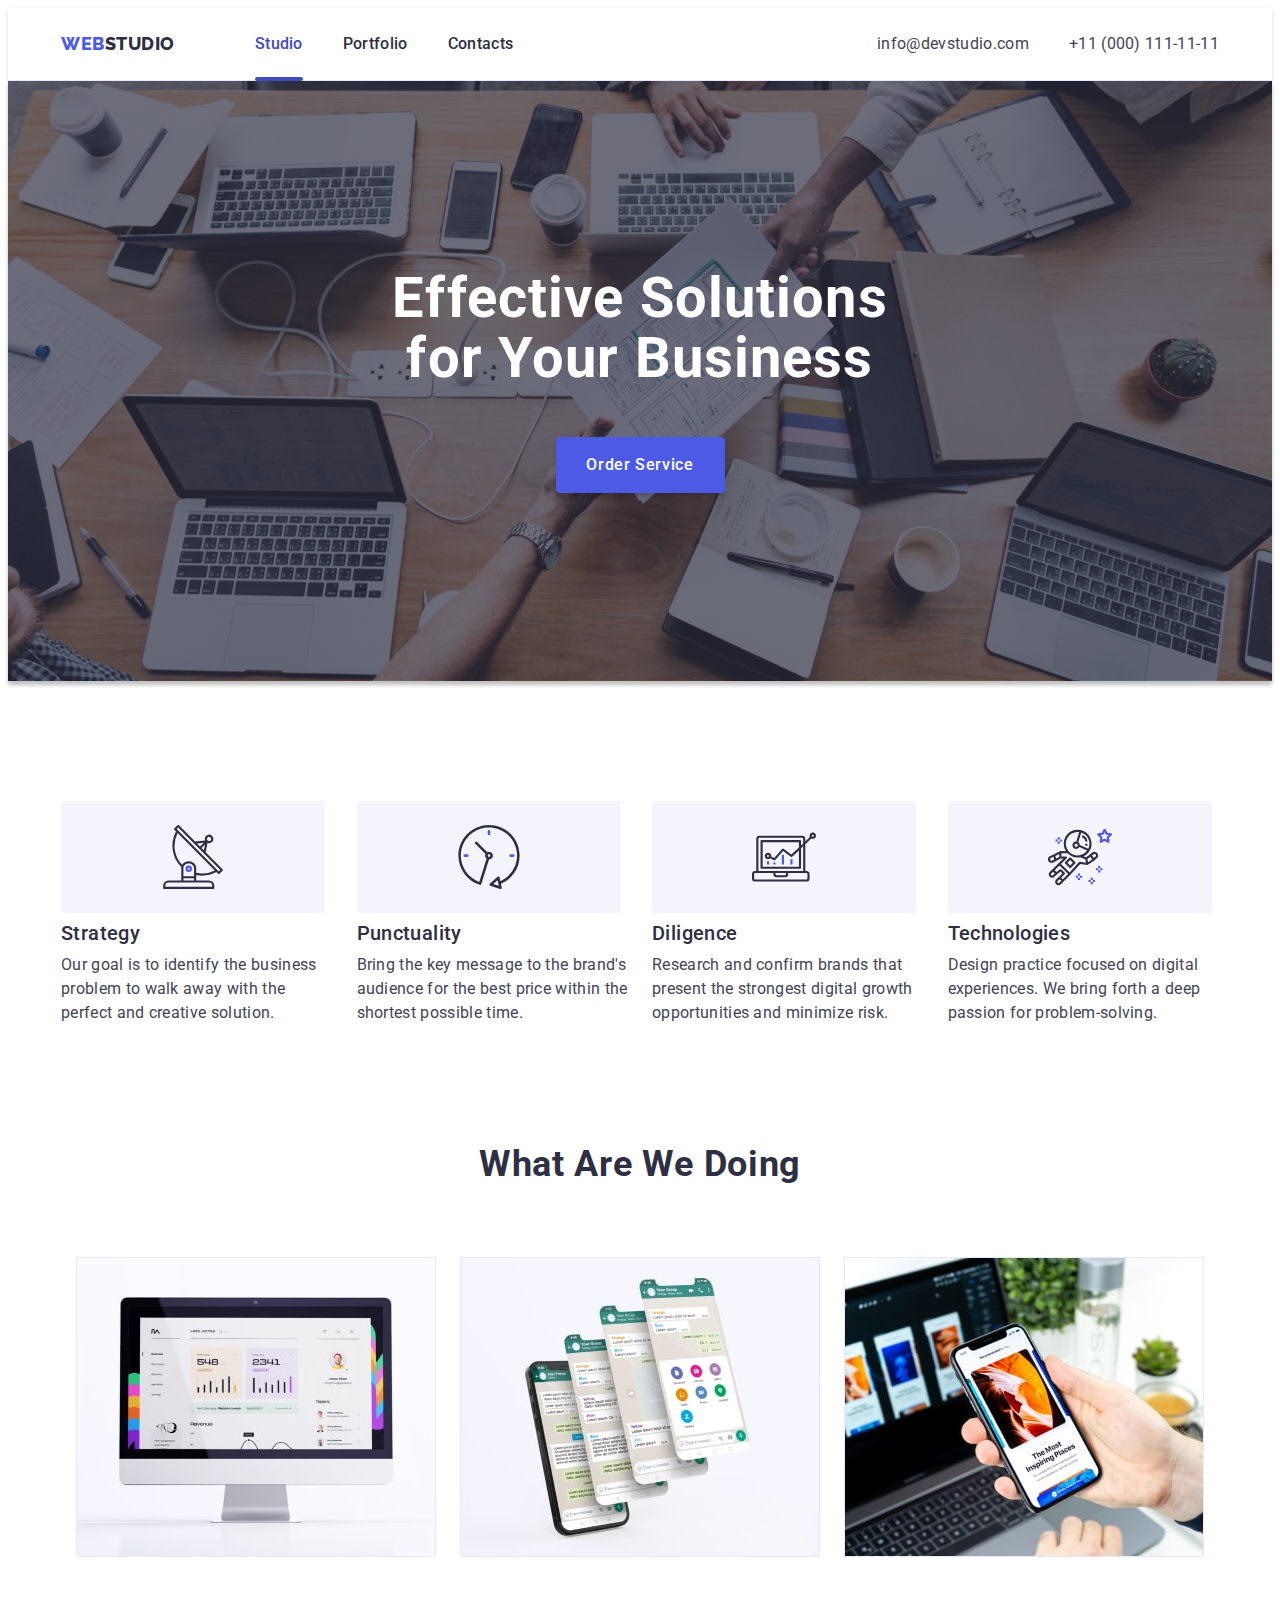
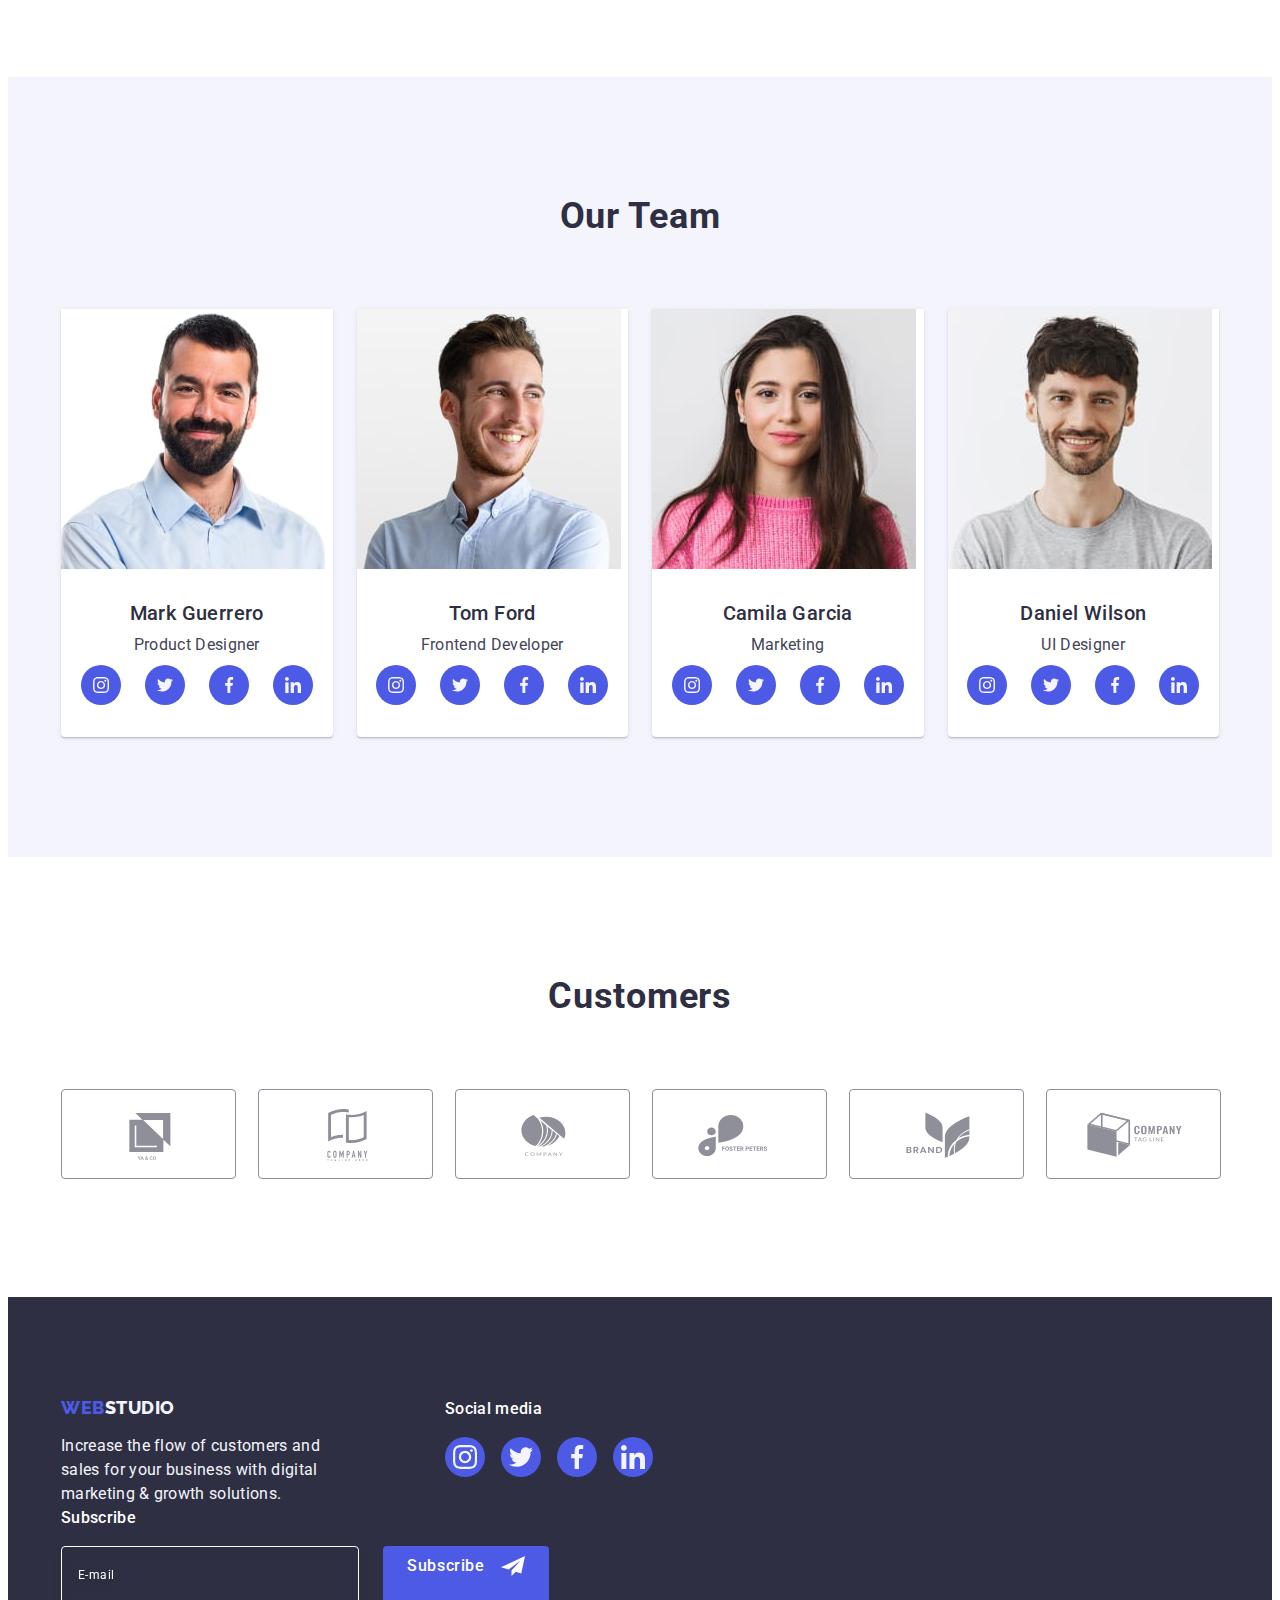
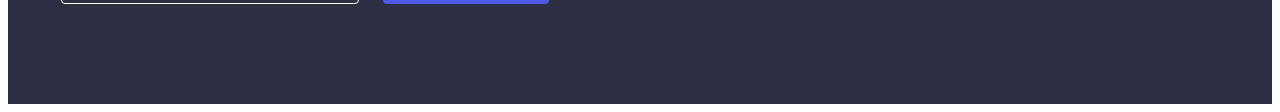
<file: index.html>
<!DOCTYPE html>
<html lang="en">

<head>
  <meta charset="UTF-8" />
  <meta name="viewport" content="width=device-width, initial-scale=1.0" />
  <title>Студія</title>
  <!-- Normalize -->
  <link rel="stylesheet" href="https://cdnjs.cloudflare.com/ajax/libs/modern-normalize/2.0.0/modern-normalize.min.css"
    integrity="sha512-4xo8blKMVCiXpTaLzQSLSw3KFOVPWhm/TRtuPVc4WG6kUgjH6J03IBuG7JZPkcWMxJ5huwaBpOpnwYElP/m6wg=="
    crossorigin="anonymous" referrerpolicy="no-referrer" />

  <link rel="stylesheet" href="css/styles.css">
  <link rel="stylesheet" href="css/media.css">
  <link rel="preconnect" href="https://fonts.googleapis.com">
  <link rel="preconnect" href="https://fonts.gstatic.com" crossorigin>
  <link href="https://fonts.googleapis.com/css2?family=Raleway:wght@800&family=Roboto:wght@400;500;700;900&display=swap"
    rel="stylesheet">

</head>

<body>

  <!-- Header -->
  <header class="header">
    <div class="container header-container">
      <nav class="header-navigation">
        <a class="logo link" href="./index.html">Web<span class="logo-header">Studio</span></a>
        <ul class="navigation list">
          <li class="navigation-item"><a class="navigation-item-link link current" href="./index.html">Studio</a>
          </li>
          <li class="navigation-item"><a class="navigation-item-link link" href="./portfolio.html">Portfolio</a>
          </li>
          <li class="navigation-item"><a class="navigation-item-link link" href="">Contacts</a></li>
        </ul>
      </nav>
      <address class="header-address">
        <ul class="address-list list">
          <li class="address-item list">
            <a class="address-item-link link" href="mailto:info@devstudio.com">info@devstudio.com</a>
          </li>
          <li class="address-item">
            <a class="address-item-link link" href="tel:+110001111111">+11 (000) 111-11-11</a>
          </li>
        </ul>
      </address>

      <button type="button" class="menu-open-btn js-open-menu">
        <svg class="open-mob-menu-icon" aria-label="open mobile menu" width="32" height="32" stroke="var(--navyblue)">
          <use href="./images/icons.svg#mobile-menu-open"></use>
        </svg>
      </button>
    </div>
    <div class="mobile-menu-container js-menu-container">
      <div class="modal-menu-wrapper">
        <button class="menu-close-btn js-close-menu" type="button">
          <svg class="menu-icon-close" width="8" height="8">
            <use href="./images/icons.svg#icon-close-black"></use>
          </svg>
        </button>
        <ul class="mobile-menu-list list">
          <li class="mobile-menu-item"><a class="mobile-menu-link link current" href="./index.html">Studio</a>
          </li>
          <li class="mobile-menu-item"><a class="mobile-menu-link link" href="./portfolio.html">Portfolio</a>
          </li>
          <li class="mobile-menu-item"><a class="mobile-menu-link link" href="">Contacts</a></li>
        </ul>
        <address class="mob-menu-contacts">
          <ul class="mob-menu-contacts-list list">
            <li class="mob-menu-contacts-item">
              <a class="mob-menu-contacts-tel link" href="tel:+110001111111">+11 (000) 111-11-11</a>
            </li>
            <li class="mob-menu-contacts-item">
              <a class="mob-menu-contacts-email link" href="mailto:info@devstudio.com">info@devstudio.com</a>
            </li>
          </ul>
        </address>

        <ul class="mob-menu-links-list list">
          <li class="mob-menu-links-item">
            <a href="" class="mob-menu-item-links">
              <svg class="mob-menu-icon-links" width="24" height="24">
                <use href="./images/icons.svg#icon-instagram"></use>
              </svg>
            </a>
          </li>
          <li class="mob-menu-links-item">
            <a href="" class="mob-menu-item-links">
              <svg class="mob-menu-icon-links" width="24" height="24">
                <use href="./images/icons.svg#icon-twitter"></use>
              </svg>
            </a>
          </li>
          <li class="mob-menu-links-item">
            <a href="" class="mob-menu-item-links">
              <svg class="mob-menu-icon-links" width="24" height="24">
                <use href="./images/icons.svg#icon-facebook"></use>
              </svg>
            </a>
          </li>
          <li class="mob-menu-links-item">
            <a href="" class="mob-menu-item-links">
              <svg class="mob-menu-icon-links" width="24" height="24">
                <use href="./images/icons.svg#icon-linkedin"></use>
              </svg>
            </a>
          </li>
        </ul>
      </div>
    </div>
  </header>


  <!-- main inf -->

  <main>
    <section class="hero">
      <div class="container hero-container">
        <h1 class="hero-title">Effective Solutions for Your Business</h1>
        <button class="order-service-button" type="button" data-modal-open>Order Service</button>
      </div>
    </section>

    <section class="features">
      <div class="container">
        <h2 class="visually-hidden">Features</h2>
        <ul class="features-list list">
          <li class="features-item">
            <div class="features-item-icon">
              <svg class="features-icon" width="64" height="64">
                <use href="./images/icons.svg#icon-antenna"></use>
              </svg>
            </div>
            <h3 class="features-subtitle">Strategy</h3>
            <p class="main-text features-text">
              Our goal is to identify the business problem to walk away with the
              perfect and creative solution.
            </p>
          </li>

          <li class="features-item">
            <div class="features-item-icon">
              <svg class="features-icon" width="64" height="64">
                <use href="./images/icons.svg#icon-clock"></use>
              </svg>
            </div>
            <h3 class="features-subtitle">Punctuality</h3>
            <p class="main-text features-text">
              Bring the key message to the brand's audience for the best price
              within the shortest possible time.
            </p>
          </li>

          <li class="features-item">
            <div class="features-item-icon">
              <svg class="features-icon" width="64" height="64">
                <use href="./images/icons.svg#icon-diagram"></use>
              </svg>
            </div>
            <h3 class="features-subtitle">Diligence</h3>
            <p class="main-text features-text">Research and confirm brands that present the strongest digital growth
              opportunities
              and
              minimize
              risk.
            </p>
          </li>

          <li class="features-item">
            <div class="features-item-icon">
              <svg class="features-icon" width="64" height="64">
                <use href="./images/icons.svg#icon-astronaut"></use>
              </svg>
            </div>
            <h3 class="features-subtitle">Technologies</h3>
            <p class="main-text features-text">Design practice focused on digital experiences. We bring forth a deep
              passion for
              problem-solving.
            </p>
          </li>
        </ul>
      </div>
    </section>


    <section class="job">
      <div class="container">
        <h2 class="our-job">What Are We Doing</h2>
        <ul class="list job-list">
          <li class="job-item">
            <img srcset="./images/computer.jpg 1x, ./images/computer-2x.jpg 2x " class="job-img"
              src="./images/computer.jpg" alt="Computer" width="360">
          </li>
          <li class="job-item">
            <img srcset="./images/programm.jpg 1x, ./images/programm-2x.jpg 2x" class="job-img"
              src="./images/programm.jpg" alt="Programm" width="360">
          </li>
          <li class="job-item">
            <img srcset="./images/phone.jpg 1x, ./images/phone-2x.jpg 2x" class="job-img" src="./images/phone.jpg"
              alt="Phone" width="360">
          </li>
        </ul>
      </div>
    </section>

    <section class="our-team">
      <div class="container">
        <h2 class="team-title">Our Team</h2>
        <ul class="team-list list">
          <li class="team-item">
            <img srcset="./images/mark-guerrero.jpg 1x, ./images/mark-guerrero-2x.jpg 2x" class="team-img"
              src="./images/mark-guerrero.jpg" alt="Mark-Guerrero" width="264">
            <div class="team-card">
              <h3 class="team-subtitle">Mark Guerrero</h3>
              <p class="main-text team-text">Product Designer</p>
              <ul class="team-icon-list list">

                <li class="team-icon-item">
                  <a href="" class="team-links">
                    <svg class="team-icon-links" width="16" height="16">
                      <use href="./images/icons.svg#icon-instagram"></use>
                    </svg>
                  </a>
                </li>

                <li class="team-icon-item">
                  <a href="" class="team-links">
                    <svg class="team-icon-links" width="16" height="16">
                      <use href="./images/icons.svg#icon-twitter"></use>
                    </svg>
                  </a>
                </li>

                <li class="team-icon-item">
                  <a href="" class="team-links">
                    <svg class="team-icon-links" width="16" height="16">
                      <use href="./images/icons.svg#icon-facebook"></use>
                    </svg>
                  </a>
                </li>

                <li class="team-icon-item">
                  <a href="" class="team-links">
                    <svg class="team-icon-links" width="16" height="16">
                      <use href="./images/icons.svg#icon-linkedin"></use>
                    </svg>
                  </a>
                </li>
              </ul>
            </div>
          </li>

          <li class="team-item">
            <img srcset="./images/tom-ford.jpg 1x, ./images/tom-ford-2x.jpg 2x" class="team-img"
              src="./images/tom-ford.jpg" alt="Tom-Ford" width="264">
            <div class="team-card">
              <h3 class="team-subtitle">Tom Ford</h3>
              <p class="main-text team-text">Frontend Developer</p>
              <ul class="team-icon-list list">

                <li class="team-icon-item">
                  <a href="" class="team-links">
                    <svg class="team-icon-links" width="16" height="16">
                      <use href="./images/icons.svg#icon-instagram"></use>
                    </svg>
                  </a>
                </li>

                <li class="team-icon-item">
                  <a href="" class="team-links">
                    <svg class="team-icon-links" width="16" height="16">
                      <use href="./images/icons.svg#icon-twitter"></use>
                    </svg>
                  </a>
                </li>

                <li class="team-icon-item">
                  <a href="" class="team-links">
                    <svg class="team-icon-links" width="16" height="16">
                      <use href="./images/icons.svg#icon-facebook"></use>
                    </svg>
                  </a>
                </li>

                <li class="team-icon-item">
                  <a href="" class="team-links">
                    <svg class="team-icon-links" width="16" height="16">
                      <use href="./images/icons.svg#icon-linkedin"></use>
                    </svg>
                  </a>
                </li>
              </ul>
            </div>
          </li>

          <li class="team-item">
            <img srcset="./images/camila-garcia.jpg 1x, ./images/camila-garcia-2x.jpg 2x" class="team-img"
              src="./images/camila-garcia.jpg" alt="Camila-Garcia" width="264">
            <div class="team-card">
              <h3 class="team-subtitle">Camila Garcia</h3>
              <p class="main-text team-text">Marketing</p>
              <ul class="team-icon-list list">

                <li class="team-icon-item">
                  <a href="" class="team-links">
                    <svg class="team-icon-links" width="16" height="16">
                      <use href="./images/icons.svg#icon-instagram"></use>
                    </svg>
                  </a>
                </li>

                <li class="team-icon-item">
                  <a href="" class="team-links">
                    <svg class="team-icon-links" width="16" height="16">
                      <use href="./images/icons.svg#icon-twitter"></use>
                    </svg>
                  </a>
                </li>

                <li class="team-icon-item">
                  <a href="" class="team-links">
                    <svg class="team-icon-links" width="16" height="16">
                      <use href="./images/icons.svg#icon-facebook"></use>
                    </svg>
                  </a>
                </li>

                <li class="team-icon-item">
                  <a href="" class="team-links">
                    <svg class="team-icon-links" width="16" height="16">
                      <use href="./images/icons.svg#icon-linkedin"></use>
                    </svg>
                  </a>
                </li>
              </ul>
            </div>
          </li>

          <li class="team-item">
            <img srcset="./images/daniel-wilson.jpg 1x, ./images/daniel-wilson-2x.jpg 2x" class="team-img"
              src="./images/daniel-wilson.jpg" alt="Daniel-Wilson" width="264">
            <div class="team-card">
              <h3 class="team-subtitle">Daniel Wilson</h3>
              <p class="main-text team-text">UI Designer</p>
              <ul class="team-icon-list list">

                <li class="team-icon-item">
                  <a href="" class="team-links">
                    <svg class="team-icon-links" width="16" height="16">
                      <use href="./images/icons.svg#icon-instagram"></use>
                    </svg>
                  </a>
                </li>

                <li class="team-icon-item">
                  <a href="" class="team-links">
                    <svg class="team-icon-links" width="16" height="16">
                      <use href="./images/icons.svg#icon-twitter"></use>
                    </svg>
                  </a>
                </li>

                <li class="team-icon-item">
                  <a href="" class="team-links">
                    <svg class="team-icon-links" width="16" height="16">
                      <use href="./images/icons.svg#icon-facebook"></use>
                    </svg>
                  </a>
                </li>

                <li class="team-icon-item">
                  <a href="" class="team-links">
                    <svg class="team-icon-links" width="16" height="16">
                      <use href="./images/icons.svg#icon-linkedin"></use>
                    </svg>
                  </a>
                </li>

              </ul>
            </div>
          </li>
        </ul>
      </div>
    </section>

    <section class="customers">
      <div class="container">
        <h2 class="customers-title">Customers</h2>
        <ul class="customers-list list">

          <li class="customers-list-item">
            <a href="" class="customers-links">
              <svg class="customers-icon" width="104" height="56">
                <use href="./images/icons.svg#icon-ya-co"></use>
              </svg>
            </a>
          </li>

          <li class="customers-list-item">
            <a href="" class="customers-links">
              <svg class="customers-icon" width="104" height="56">
                <use href="./images/icons.svg#icon-tagline-here"></use>
              </svg>
            </a>
          </li>

          <li class="customers-list-item">
            <a href="" class="customers-links">
              <svg class="customers-icon" width="104" height="56">
                <use href="./images/icons.svg#icon-company"></use>
              </svg>
            </a>
          </li>

          <li class="customers-list-item">
            <a href="" class="customers-links">
              <svg class="customers-icon" width="104" height="56">
                <use href="./images/icons.svg#icon-foster-peters"></use>
              </svg>
            </a>
          </li>

          <li class="customers-list-item">
            <a href="" class="customers-links">
              <svg class="customers-icon" width="104" height="56">
                <use href="./images/icons.svg#icon-brand"></use>
              </svg>
            </a>
          </li>

          <li class="customers-list-item">
            <a href="" class="customers-links">
              <svg class="customers-icon" width="104" height="56">
                <use href="./images/icons.svg#icon-tag-line"></use>
              </svg>
            </a>
          </li>
        </ul>
      </div>
    </section>
  </main>

  <!-- footer -->
  <footer class="footer">
    <div class="footer-container container">
      <div class="footer-wrapper ">
        <a class="logo link " href="./index.html">Web<span class="logo-footer">Studio</span></a>
        <p class="footer-text">
          Increase the flow of customers and sales for your business with digital marketing & growth
          solutions.
        </p>
      </div>
      <div class="social">
        <p class="footer-subtitle">Social media</p>
        <ul class="footer-links-list list">
          <li class="footer-links-item">
            <a href="" class="social-item-links">
              <svg class="social-icon-links" width="24" height="24">
                <use href="./images/icons.svg#icon-instagram"></use>
              </svg>
            </a>
          </li>
          <li class="footer-links-item">
            <a href="" class="social-item-links">
              <svg class="social-icon-links" width="24" height="24">
                <use href="./images/icons.svg#icon-twitter"></use>
              </svg>
            </a>
          </li>
          <li class="footer-links-item">
            <a href="" class="social-item-links">
              <svg class="social-icon-links" width="24" height="24">
                <use href="./images/icons.svg#icon-facebook"></use>
              </svg>
            </a>
          </li>
          <li class="footer-links-item">
            <a href="" class="social-item-links">
              <svg class="social-icon-links" width="24" height="24">
                <use href="./images/icons.svg#icon-linkedin"></use>
              </svg>
            </a>
          </li>
        </ul>
      </div>
      <div class="footer-subscribe">
        <p class="footer-subtitle">Subscribe</p>
        <form class="footer-form">
          <label aria-label="footer email input" class="footer-label-form">
            <input type="email" name="footer-email" class="footer-input" placeholder="E-mail">
          </label>
          <button type="submit" class="footer-subscribe-btn">Subscribe
            <svg class="footer-icon-submit" width="24" height="24">
              <use href="./images/icons.svg#icon-subscribe"></use>
            </svg>
          </button>
        </form>
      </div>
    </div>
  </footer>

  <div class="backdrop is-hidden" data-modal>
    <div class="modal">
      <button class="modal-close-button" type="button" data-modal-close>
        <svg class="modal-icon-close" width="8" height="8">
          <use href="./images/icons.svg#icon-close-black"></use>
        </svg>
      </button>
      <p class="modal-title">Leave your contacts and we will call you back</p>
      <form class="modal-form">

        <div class="modal-field">
          <label class="form-label" for="user-name">
            <span class="input-title">Name</span></label>
          <div class="modal-input-wrap">
            <input type="text" class="modal-input" name="user-name" id="user-name" />
            <svg class="modal-icon" width="18" height="24">
              <use href="./images/icons.svg#icon-person-black"></use>
            </svg>
          </div>
        </div>



        <div class="modal-field">
          <label class="form-label" for="user-phone">
            <span class="input-title">Phone</span></label>
          <div class="modal-input-wrap">
            <input type="tel" class="modal-input" name="phone" id="user-phone" />
            <svg class="modal-icon" width="18" height="24">
              <use href="./images/icons.svg#icon-phone"></use>
            </svg>
          </div>
        </div>


        <div class="modal-field">
          <label class="form-label" for="user-email">
            <span class="input-title">Email</span></label>
          <div class="modal-input-wrap">
            <input type="email" class="modal-input" name="email" id="user-email" />
            <svg class="modal-icon" width="18" height="24">
              <use href="./images/icons.svg#icon-email"></use>
            </svg>
          </div>
        </div>

        <div class="modal-field-comment">
          <label class="form-label" for="user-comment"><span class="input-title">Comment</span></label>
          <textarea name="user-comment" id="user-comment" class="modal-comment" placeholder="Text input"></textarea>
        </div>

        <div class="modal-field privacy">
          <input type="checkbox" id="user-privacy" name="user-privacy" value="true"
            class="modal-check visually-hidden" />
          <label for="user-privacy" class="modal-check-text">
            <span class="checkbox-icon">
              <svg class="check-icon" width="10" height="8">
                <use href="./images/icons.svg#icon-vector"></use>
              </svg>
            </span>
            I accept the terms and conditions of the
            <a href="" class="modal-check-link"> Privacy Policy</a>
          </label>
        </div>

        <button class="modal-submit-button" type="submit" name="send">Send</button>
      </form>
    </div>
  </div>
  <script src="./js/mobile-menu.js"></script>
  <script src="./js/modal.js"></script>
</body>

</html>
</file>
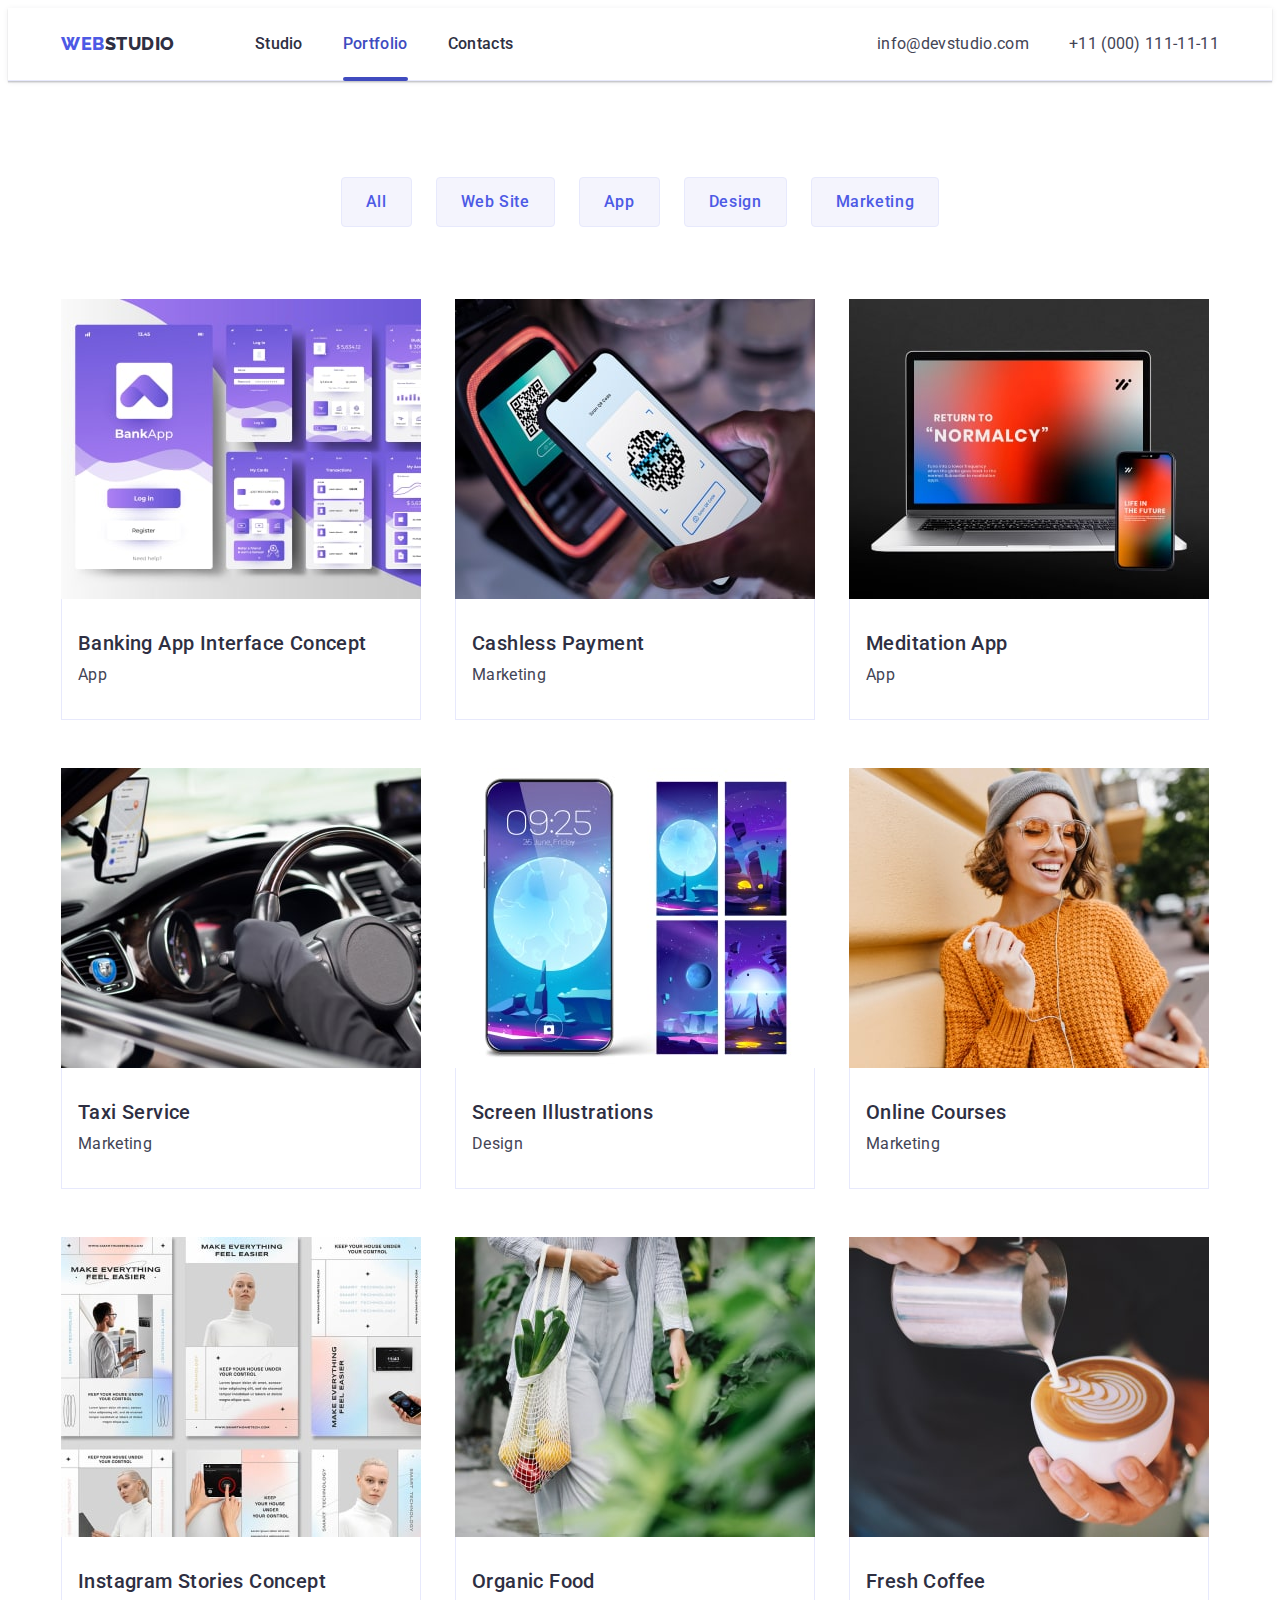
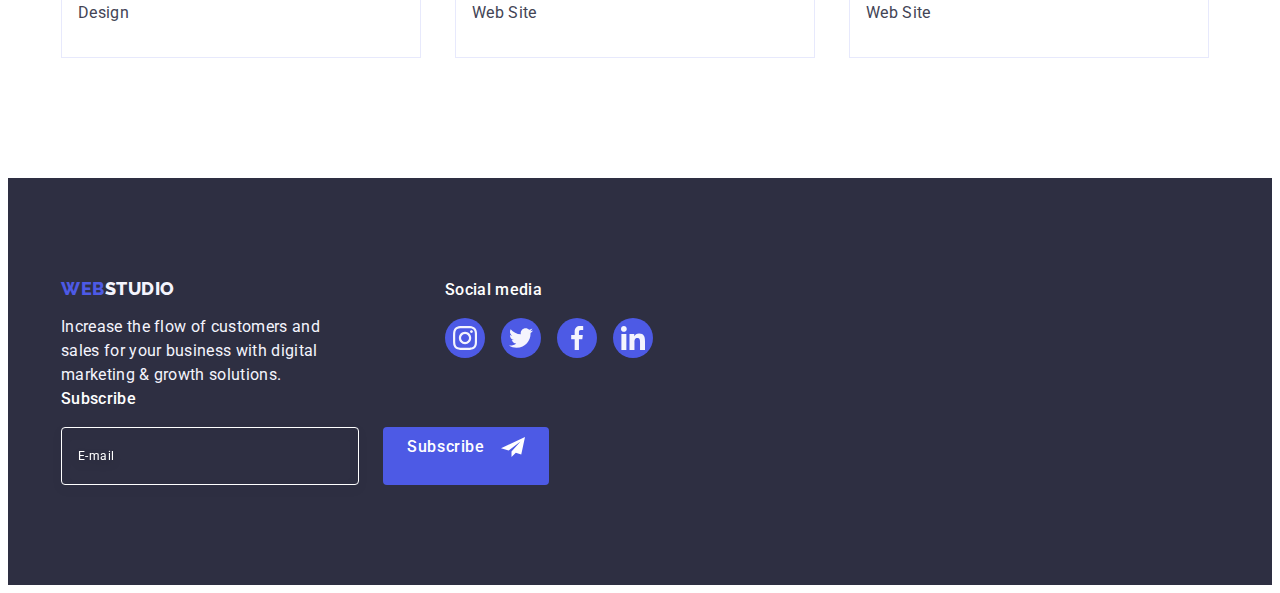
<file: portfolio.html>
<!DOCTYPE html>
<html lang="en">

<head>
  <meta charset="UTF-8">
  <meta name="viewport" content="width=device-width, initial-scale=1.0">
  <title>Portfolio</title>
  <!-- normalize -->
  <link rel="stylesheet" href="https://cdnjs.cloudflare.com/ajax/libs/modern-normalize/2.0.0/modern-normalize.min.css"
    integrity="sha512-4xo8blKMVCiXpTaLzQSLSw3KFOVPWhm/TRtuPVc4WG6kUgjH6J03IBuG7JZPkcWMxJ5huwaBpOpnwYElP/m6wg=="
    crossorigin="anonymous" referrerpolicy="no-referrer" />

  <link rel="stylesheet" href="css/styles.css">
  <link rel="stylesheet" href="css/media.css">
  <link rel="preconnect" href="https://fonts.googleapis.com">
  <link rel="preconnect" href="https://fonts.gstatic.com" crossorigin>
  <link href="https://fonts.googleapis.com/css2?family=Raleway:wght@800&family=Roboto:wght@400;500;700;900&display=swap"
    rel="stylesheet">

</head>

<body>
  <header class="header">
    <div class="container header-container">
      <nav class="header-navigation">
        <a class="logo link" href="./index.html">Web<span class="logo-header">Studio</span></a>
        <ul class="navigation list">
          <li class="navigation-item"><a class="navigation-item-link link" href="./index.html">Studio</a>
          </li>
          <li class="navigation-item"><a class="navigation-item-link link current" href="./portfolio.html">Portfolio</a>
          </li>
          <li class="navigation-item"><a class="navigation-item-link link" href="">Contacts</a></li>
        </ul>
      </nav>
      <address class="header-address">
        <ul class="address-list list">
          <li class="address-item list">
            <a class="address-item-link link" href="mailto:info@devstudio.com">info@devstudio.com</a>
          </li>
          <li class="address-item">
            <a class="address-item-link link" href="tel:+110001111111">+11 (000) 111-11-11</a>
          </li>
        </ul>
      </address>

      <button type="button" class="menu-open-btn js-open-menu" js-open-menu>
        <svg class="open-mob-menu-icon" aria-label="open mobile menu" width="32" height="32" stroke="var(--navyblue)">
          <use href="./images/icons.svg#mobile-menu-open"></use>
        </svg>
      </button>
    </div>
    <div class="mobile-menu-container js-menu-container" js-menu-container>
      <div class="modal-menu-wrapper">
        <button class="menu-close-btn js-close-menu" type="button" js-close-menu>
          <svg class="menu-icon-close" width="8" height="8">
            <use href="./images/icons.svg#icon-close-black"></use>
          </svg>
        </button>
        <ul class="mobile-menu-list list">
          <li class="mobile-menu-item"><a class="mobile-menu-link link" href="./index.html">Studio</a>
          </li>
          <li class="mobile-menu-item"><a class="mobile-menu-link link current" href="./portfolio.html">Portfolio</a>
          </li>
          <li class="mobile-menu-item"><a class="mobile-menu-link link" href="">Contacts</a></li>
        </ul>
        <address class="mob-menu-contacts">
          <ul class="mob-menu-contacts-list list">
            <li class="mob-menu-contacts-item">
              <a class="mob-menu-contacts-tel link" href="tel:+110001111111">+11 (000) 111-11-11</a>
            </li>
            <li class="mob-menu-contacts-item">
              <a class="mob-menu-contacts-email link" href="mailto:info@devstudio.com">info@devstudio.com</a>
            </li>
          </ul>
        </address>

        <ul class="mob-menu-links-list list">
          <li class="mob-menu-links-item">
            <a href="" class="mob-menu-item-links">
              <svg class="mob-menu-icon-links" width="24" height="24">
                <use href="./images/icons.svg#icon-instagram"></use>
              </svg>
            </a>
          </li>
          <li class="mob-menu-links-item">
            <a href="" class="mob-menu-item-links">
              <svg class="mob-menu-icon-links" width="24" height="24">
                <use href="./images/icons.svg#icon-twitter"></use>
              </svg>
            </a>
          </li>
          <li class="mob-menu-links-item">
            <a href="" class="mob-menu-item-links">
              <svg class="mob-menu-icon-links" width="24" height="24">
                <use href="./images/icons.svg#icon-facebook"></use>
              </svg>
            </a>
          </li>
          <li class="mob-menu-links-item">
            <a href="" class="mob-menu-item-links">
              <svg class="mob-menu-icon-links" width="24" height="24">
                <use href="./images/icons.svg#icon-linkedin"></use>
              </svg>
            </a>
          </li>
        </ul>
      </div>
    </div>
  </header>

  <main>
    <section class="our-projects">
      <div class="container">
        <h1 class="visually-hidden">Our projects</h1>
        <ul class="projects-filter list">
          <li class="projects-filter-item"><button class="projects-filter-btn" type="button">All</button></li>
          <li class="projects-filter-item"><button class="projects-filter-btn" type="button">Web Site</button></li>
          <li class="projects-filter-item"><button class="projects-filter-btn" type="button">App</button></li>
          <li class="projects-filter-item"><button class="projects-filter-btn" type="button">Design</button></li>
          <li class="projects-filter-item"><button class="projects-filter-btn" type="button">Marketing</button></li>
        </ul>

        <ul class="projects-list list">

          <li class="projects-item">
            <a class="link projects-links" href="">
              <div class="projects-cover-wrap">
                <img src="./images/banking-app-interface.jpg" alt="banking-app-interface" width="360">

                <p class="overlay-text">14 Stylish and User-Friendly App Design Concepts · Task Manager App · Calorie
                  Tracker App · Exotic
                  Fruit Ecommerce App · Cloud Storage App</p>
              </div>

              <div class="projects-card">
                <h2 class="projects-item-subtitle">Banking App Interface Concept</h2>
                <p class="main-text">App</p>
              </div>
            </a>
          </li>

          <li class="projects-item">
            <a class="link projects-links" href="">
              <div class="projects-cover-wrap">
                <img src="./images/cashless-payment.jpg" alt="cashless-payment" width="360">

                <p class="overlay-text">14 Stylish and User-Friendly App Design Concepts · Task Manager App · Calorie
                  Tracker App · Exotic
                  Fruit Ecommerce App · Cloud Storage App</p>
              </div>

              <div class="projects-card">
                <h2 class="projects-item-subtitle">Cashless Payment</h2>
                <p class="main-text">Marketing</p>
              </div>
            </a>
          </li>

          <li class="projects-item">
            <a class="link projects-links" href="">
              <div class="projects-cover-wrap">
                <img src="./images/meditation-app.jpg" alt="meditation-app" width="360">

                <p class="overlay-text">14 Stylish and User-Friendly App Design Concepts · Task Manager App · Calorie
                  Tracker App · Exotic
                  Fruit Ecommerce App · Cloud Storage App</p>
              </div>

              <div class="projects-card">
                <h2 class="projects-item-subtitle">Meditation App</h2>
                <p class="main-text">App</p>
              </div>
            </a>
          </li>

          <li class="projects-item">
            <a class="link projects-links" href="">
              <div class="projects-cover-wrap">
                <img src="./images/taxi-service.jpg" alt="taxi-service" width="360">

                <p class="overlay-text">14 Stylish and User-Friendly App Design Concepts · Task Manager App · Calorie
                  Tracker App · Exotic
                  Fruit Ecommerce App · Cloud Storage App</p>
              </div>

              <div class="projects-card">
                <h2 class="projects-item-subtitle">Taxi Service</h2>
                <p class="main-text">Marketing</p>
              </div>
            </a>
          </li>

          <li class="projects-item">
            <a class="link projects-links" href="">
              <div class="projects-cover-wrap">
                <img src="./images/screen-illustrations.jpg" alt="screen-illustrations" width="360">

                <p class="overlay-text">14 Stylish and User-Friendly App Design Concepts · Task Manager App · Calorie
                  Tracker App · Exotic
                  Fruit Ecommerce App · Cloud Storage App</p>
              </div>

              <div class="projects-card">
                <h2 class="projects-item-subtitle">Screen Illustrations</h2>
                <p class="main-text">Design</p>
              </div>
            </a>
          </li>

          <li class="projects-item">
            <a class="link projects-links" href="">
              <div class="projects-cover-wrap">
                <img src="./images/online-courses.jpg" alt="online-courses" width="360">

                <p class="overlay-text">14 Stylish and User-Friendly App Design Concepts · Task Manager App · Calorie
                  Tracker App · Exotic
                  Fruit Ecommerce App · Cloud Storage App</p>
              </div>

              <div class="projects-card">
                <h2 class="projects-item-subtitle">Online Courses</h2>
                <p class="main-text">Marketing</p>
              </div>
            </a>
          </li>

          <li class="projects-item">
            <a class="link projects-links" href="">
              <div class="projects-cover-wrap">
                <img src="./images/instagram-stories.jpg" alt="instagram-stories" width="360">

                <p class="overlay-text">14 Stylish and User-Friendly App Design Concepts · Task Manager App · Calorie
                  Tracker App · Exotic
                  Fruit Ecommerce App · Cloud Storage App</p>
              </div>

              <div class="projects-card">
                <h2 class="projects-item-subtitle">Instagram Stories Concept</h2>
                <p class="main-text">Design</p>
              </div>
            </a>
          </li>

          <li class="projects-item">
            <a class="link projects-links" href="">
              <div class="projects-cover-wrap">
                <img src="./images/organic-food.jpg" alt="organic-food" width="360">

                <p class="overlay-text">14 Stylish and User-Friendly App Design Concepts · Task Manager App · Calorie
                  Tracker App · Exotic
                  Fruit Ecommerce App · Cloud Storage App</p>
              </div>

              <div class="projects-card">
                <h2 class="projects-item-subtitle">Organic Food</h2>
                <p class="main-text">Web Site</p>
              </div>
            </a>
          </li>

          <li class="projects-item">
            <a class="link projects-links" href="">
              <div class="projects-cover-wrap">
                <img src="./images/fresh-coffee.jpg" alt="fresh-coffee" width="360">

                <p class="overlay-text">14 Stylish and User-Friendly App Design Concepts · Task Manager App · Calorie
                  Tracker App · Exotic
                  Fruit Ecommerce App · Cloud Storage App</p>
              </div>

              <div class="projects-card">
                <h2 class="projects-item-subtitle">Fresh Coffee</h2>
                <p class="main-text">Web Site</p>
              </div>
            </a>
          </li>
        </ul>
      </div>
    </section>
  </main>

  <footer class="footer">
    <div class="footer-container container">
      <div class="footer-wrapper ">
        <a class="logo link " href="./index.html">Web<span class="logo-footer">Studio</span></a>
        <p class="footer-text">
          Increase the flow of customers and sales for your business with digital marketing & growth
          solutions.
        </p>
      </div>
      <div class="social">
        <p class="footer-subtitle">Social media</p>
        <ul class="footer-links-list list">
          <li class="footer-links-item">
            <a href="" class="social-item-links">
              <svg class="social-icon-links" width="24" height="24">
                <use href="./images/icons.svg#icon-instagram"></use>
              </svg>
            </a>
          </li>
          <li class="footer-links-item">
            <a href="" class="social-item-links">
              <svg class="social-icon-links" width="24" height="24">
                <use href="./images/icons.svg#icon-twitter"></use>
              </svg>
            </a>
          </li>
          <li class="footer-links-item">
            <a href="" class="social-item-links">
              <svg class="social-icon-links" width="24" height="24">
                <use href="./images/icons.svg#icon-facebook"></use>
              </svg>
            </a>
          </li>
          <li class="footer-links-item">
            <a href="" class="social-item-links">
              <svg class="social-icon-links" width="24" height="24">
                <use href="./images/icons.svg#icon-linkedin"></use>
              </svg>
            </a>
          </li>
        </ul>
      </div>
      <div class="footer-subscribe">
        <p class="footer-subtitle">Subscribe</p>
        <form class="footer-form">
          <label aria-label="footer email input" class="footer-label-form">
            <input type="email" name="footer-email" class="footer-input" placeholder="E-mail">
          </label>
          <button type="submit" class="footer-subscribe-btn">Subscribe
            <svg class="footer-icon-submit" width="24" height="24">
              <use href="./images/icons.svg#icon-subscribe"></use>
            </svg>
          </button>
        </form>
      </div>
    </div>
  </footer>
  <script src="./js/mobile-menu.js"></script>
</body>

</html>
</file>
<file: css/styles.css>
:root {
  --body-text: #434455;
  --iris: #4d5ae5;
  --navyblue: #2e2f42;
  --white: #ffffff;
  --ocean: #404bbf;
  --green: #31d0aa;
  --cornflower: #e7e9fc;
  --cloud: #f4f4fd;
  --lightslate: #8E8F99;
}

body {
  font-family: "Roboto", sans-serif;
  color: #434455;
  background-color: var(--white);
}

p,
h1,
h2,
h3,
h4,
h5,
h6 {
  margin-top: 0;
  margin-bottom: 0;
}

ul,
ol {
  padding-left: 0;
  margin-top: 0;
  margin-bottom: 0;
}

img {
  display: block;
  max-width: 100%;
  height: auto;
}

button {
  font: inherit;
  cursor: pointer;
}

input {
  font-family: inherit;
}

textarea {
  resize: none;
}


.container {
  max-width: 428px;
  padding-left: 16px;
  padding-right: 16px;
  margin-left: auto;
  margin-right: auto;
}



.link {
  text-decoration: none;

}

.list {
  list-style: none;
}

.visually-hidden {
  position: absolute;
  width: 1px;
  height: 1px;
  margin: -1px;
  border: 0;
  padding: 0;
  white-space: nowrap;
  clip-path: inset(100%);
  clip: rect(0 0 0 0);
  overflow: hidden;
}



/* header */
.header-container {
  display: flex;
  text-align: center;

}

.header {
  border-bottom: 1px solid var(--cornflower, #E7E9FC);
  box-shadow: 0px 1px 6px 0px rgba(46, 47, 66, 0.08), 0px 1px 1px 0px rgba(46, 47, 66, 0.16), 0px 2px 1px 0px rgba(46, 47, 66, 0.08);


}

.header-navigation {
  display: flex;
  align-items: center;
}

.navigation {
  display: none;
  align-items: center;
  gap: 40px;
}

.logo {
  color: var(--iris);
  font-family: "Raleway", sans-serif;
  font-size: 18px;
  font-weight: 800;
  line-height: 1.17;
  letter-spacing: 0.03em;
  text-transform: uppercase;
  /* margin-right: 76px; */
}

.logo-header {
  color: var(--navyblue);
}

.logo-footer {
  color: var(--cloud);
}



.navigation-item-link {
  color: var(--navyblue);
  font-size: 16px;
  font-weight: 500;
  line-height: 1.5;
  letter-spacing: 0.02em;
  position: relative;
  display: block;
  transition-property: color;
  transition-duration: 250ms;
  transition-timing-function: cubic-bezier(0.4, 0, 0.2, 1);

}

.navigation-item-link:hover,
.navigation-item-link:focus {
  color: var(--ocean);
}

.navigation-item-link.current {
  color: var(--ocean);
}

.navigation-item-link.current::after {
  content: "";
  position: absolute;
  display: block;
  background-color: var(--ocean);
  width: 100%;
  left: 0;
  border-radius: 2px;
  height: 4px;
  bottom: -1px;
}


.navigation-item-link,
.address-item-link,
.logo {
  padding-top: 24px;
  padding-bottom: 24px;
}

.header-address {
  font-style: normal;
  display: none;
  margin-left: auto;
}

.address-list {
  display: flex;
  align-items: center;
  gap: 40px;

}

.address-item-link {
  color: var(--body-text);
  font-size: 12px;
  font-weight: 400;
  line-height: 1.5;
  letter-spacing: 0.02em;
  transition-property: color;
  transition-duration: 250ms;
  transition-timing-function: cubic-bezier(0.4, 0, 0.2, 1);
}

.address-item-link:hover,
.address-item-link:focus {
  color: var(--ocean);
}

/* Mobile menu */
.menu-open-btn {
  margin-left: auto;
  background-color: transparent;
  border: none;
  padding: 24px 0;
}

.open-mob-menu-icon {
  fill: var(--navyblue);
}

.mobile-menu-container {
  position: fixed;
  top: 0;
  left: 0;
  width: 100vw;
  height: 100vh;
  z-index: 10;
  background-color: var(--white);

  transform: translateX(100%);
  transition: transform 250ms cubic-bezier(0.4, 0, 0.2, 1);

}

.mobile-menu-container.is-open {
  visibility: visible;
  pointer-events: auto;
  transform: translateX(0);
}

.modal-menu-wrapper {
  position: relative;
  height: 100%;
  display: flex;
  flex-direction: column;
  padding: 80px 35px 40px 40px;

}

.menu-close-btn {
  position: absolute;
  top: 24px;
  right: 24px;
  width: 24px;
  height: 24px;
  border-radius: 50%;
  display: flex;
  align-items: center;
  justify-content: center;
  padding: 0;
  background: transparent;
  border: 1px solid rgba(0, 0, 0, 0.1);
  cursor: pointer;
  transition-property: background-color, border;
  transition-duration: 250ms, 250ms;
  transition-timing-function: cubic-bezier(0.4, 0, 0.2, 1), cubic-bezier(0.4, 0, 0.2, 1);
}

.menu-icon-close {
  transition: fill 250ms cubic-bezier(0.4, 0, 0.2, 1);
}

.menu-close-btn:hover,
.menu-close-btn:focus {
  background-color: var(--ocean);
  border: none;
  fill: var(--white)
}

.mobile-menu-list {}



.mobile-menu-item:not(:last-child) {
  margin-bottom: 40px;
}

.mobile-menu-link {
  font-size: 36px;
  font-weight: 700;
  line-height: 1.11;
  letter-spacing: 0.02em;
  color: var(--navyblue);
  transition: color 250ms cubic-bezier(0.4, 0, 0.2, 1);
}

.mobile-menu-link:hover,
.mobile-menu-link:focus {
  color: var(--ocean);
}

.mobile-menu-link.current {
  color: var(--ocean);
}

.mob-menu-contacts {
  margin-top: auto;
}

.mob-menu-contacts-list {}

.mob-menu-contacts-item:first-child {
  margin-bottom: 40px;
}

.mob-menu-contacts-email {
  color: var(--body-text);
  font-size: 20px;
  font-style: normal;
  font-weight: 500;
  line-height: 1.2;
  /* 120% */
  letter-spacing: 0.02em;
  transition: color 250ms cubic-bezier(0.4, 0, 0.2, 1);
}

.mob-menu-contacts-email:focus,
.mob-menu-contacts-email:hover {
  color: var(--ocean);
}

.mob-menu-contacts-tel {
  color: var(--iris);
  font-size: 36px;
  font-style: normal;
  font-weight: 700;
  line-height: 1.11;
  letter-spacing: 0.02em;
  text-transform: capitalize;
  transition: color 250ms cubic-bezier(0.4, 0, 0.2, 1);
}

.mob-menu-contacts-tel:focus,
.mob-menu-contacts-tel:hover {
  color: var(--ocean);
}

.mob-menu-links-list {
  display: flex;
  align-items: center;
  justify-content: space-between;
  margin-top: 48px;
}

.mob-menu-links-item {
  width: 40px;
  height: 40px;
}

.mob-menu-item-links {
  display: flex;
  align-items: center;
  justify-content: center;
  width: 100%;
  height: 100%;
  border-radius: 50%;
  background-color: var(--iris);
  transition-property: background-color;
  transition-duration: 250ms;
  transition-timing-function: cubic-bezier(0.4, 0, 0.2, 1);
}

.mob-menu-item-links:hover,
.mob-menu-item-links:focus {
  background-color: var(--ocean);
}

.mob-menu-icon-links {
  fill: var(--white);
}

/* hero section */
.hero-container {
  padding: 0;
}

.hero {

  background-color: var(--navyblue);
  margin: 0 auto;
  max-width: 1440px;

  background-repeat: no-repeat;
  background-position: center;
  background-size: cover;

  padding: 112px 54px;
  box-shadow: 0px 4px 4px 0px rgba(0, 0, 0, 0.25);
}






.hero-title {
  max-width: 496px;
  color: var(--white);
  font-size: 36px;
  font-weight: 700;
  line-height: 1.11;
  letter-spacing: 0.02em;
  text-align: center;
  margin: auto;


}

.order-service-button {
  font-family: inherit;
  font-size: 16px;
  font-weight: 500;
  line-height: 1.5;
  letter-spacing: 0.04em;
  background-color: var(--iris);
  color: var(--white);
  display: block;
  min-width: 169px;
  height: 56px;
  border: none;
  border-radius: 4px;
  box-shadow: 0px 4px 4px 0px rgba(0, 0, 0, 0.15);

  margin: auto;
  margin-top: 72px;
  cursor: pointer;

  transition-property: background-color;
  transition-duration: 250ms;
  transition-timing-function: cubic-bezier(0.4, 0, 0.2, 1);
}

.order-service-button:hover,
.order-service-button:focus {
  background: var(--ocean);
  cursor: pointer;

}


.main-text {
  color: var(--body-text);
  font-size: 16px;
  font-weight: 400;
  line-height: 1.5;
  letter-spacing: 0.02em;

}


/* Features */

.features {
  padding-top: 96px;
  padding-bottom: 96px;
}

.features-item {}

.features-list {
  display: flex;
  flex-wrap: wrap;
  gap: 72px;
}

.features-subtitle {
  color: var(--navyblue);
  font-size: 36px;
  font-weight: 700;
  line-height: 1.1;
  letter-spacing: 0.02em;
  text-transform: capitalize;
  text-align: center;
  margin-bottom: 8px;
}


.team-subtitle,
.projects-item-subtitle {
  color: var(--navyblue);
  font-size: 20px;
  font-weight: 500;
  line-height: 1.2;
  letter-spacing: 0.02em;
  margin-bottom: 8px;
}

.features-text {
  font-weight: 500;
}

.features-item-icon {

  display: none;
}

.features-icon {}

/* JOB */

.job {
  display: none;
}

.job-list {}

.job-img {
  display: none;
}

.job-item {}

/* Our team */


.our-team {
  background-color: var(--cloud);
  padding-top: 96px;
  padding-bottom: 96px;
}

.our-job,
.team-title,
.customers-title {
  color: var(--navyblue);
  font-size: 36px;
  font-weight: 700;
  line-height: 1.11;
  letter-spacing: 0.02em;
  text-transform: capitalize;
  text-align: center;
  margin-bottom: 72px;
}

.team-list {
  display: flex;
  justify-content: center;
  flex-wrap: wrap;
  gap: 72px;
}

.team-item {
  background-color: var(--white);
  border-radius: 0px 0px 4px 4px;
  box-shadow: 0px 2px 1px 0px rgba(46, 47, 66, 0.08), 0px 1px 1px 0px rgba(46, 47, 66, 0.16), 0px 1px 6px 0px rgba(46, 47, 66, 0.08);
  /* width: calc((100% - 3 * 24px) / 4); */
}





.team-card {
  padding: 32px 0;
  display: flex;
  align-items: center;
  flex-direction: column;
}

.team-icon-list {
  display: flex;
  align-items: center;
  justify-content: center;
  gap: 24px;
  margin-top: 8px;

}

.team-icon-item {

  width: 40px;
  height: 40px;

}


.team-links {
  display: flex;
  align-items: center;
  justify-content: center;
  width: 100%;
  height: 100%;
  background-color: var(--iris);
  border-radius: 50%;
  transition-property: background-color;
  transition-duration: 250ms;
  transition-timing-function: cubic-bezier(0.4, 0, 0.2, 1);
}

.team-links:hover,
.team-links:focus {
  background-color: var(--ocean);
}


.team-icon-links {
  fill: var(--cloud);
}

/* Customers */
.customers {
  border-color: var(--white);
  padding-top: 96px;
  padding-bottom: 96px;
}

.customers-title {}

.customers-list {
  display: flex;
  align-items: center;
  justify-content: center;
  flex-wrap: wrap;
  gap: 72px 16px;
}

.customers-list-item {
  width: calc((100% - 16px) / 2);
  width: 190px;
  height: 88px;
}

.customers-links {
  display: flex;
  align-items: center;
  justify-content: center;
  width: 100%;
  height: 100%;
  color: var(--lightslate);
  border-radius: 4px;
  border: 1px solid var(--lightslate);
  transition: border-color 250ms cubic-bezier(0.4, 0, 0.2, 1),
    color 250ms cubic-bezier(0.4, 0, 0.2, 1);
  fill: currentColor;

}

.customers-links:hover,
.customers-links:focus {
  color: var(--ocean);
  border-color: var(--ocean);
  fill: var(--ocean);
}


/* footer */

.footer {
  background-color: var(--navyblue);
  padding-top: 96px;
  padding-bottom: 96px;
}

.footer-container {
  text-align: center;

}

.footer-wrapper {
  /* display: flex;
  justify-content: center;
  align-items: center;
  flex-direction: column;
  flex-wrap: wrap; */
  width: 268px;
  margin: 0 auto;
  margin-bottom: 72px;
}

.footer-text {
  color: var(--cloud);
  font-size: 16px;
  font-weight: 400;
  line-height: 1.5;
  letter-spacing: 0.02em;
  width: 268px;
  text-align: start;
}

.footer .logo {
  display: inline-block;
  margin-bottom: 16px;
  padding: 0;
}

.social {
  margin-bottom: 72px;

}

.footer-subtitle {
  color: var(--white);
  font-size: 16px;
  font-weight: 500;
  line-height: 1.5;
  letter-spacing: 0.02em;
  margin-bottom: 16px;


}

.footer-links-list {
  display: flex;
  justify-content: center;
  align-items: center;
  gap: 16px;
}

.footer-links-item {
  width: calc((100% - 3 *16px) / 4);
  width: 40px;
  height: 40px;
}


.social-item-links {
  display: flex;
  align-items: center;
  justify-content: center;
  width: 100%;
  height: 100%;
  border-radius: 50%;
  background-color: var(--iris);

  transition-property: background-color;
  transition-duration: 250ms;
  transition-timing-function: cubic-bezier(0.4, 0, 0.2, 1);
}

.social-item-links:hover,
.social-item-links:focus {
  background-color: var(--green);
}


.social-icon-links {
  fill: var(--cloud);

}

.footer-subscribe {}

.footer-form {
  display: flex;
  flex-direction: column;
  gap: 16px;
}

.footer-input {
  width: 100%;
  height: 40px;

  font-size: 12px;
  font-weight: 400;
  line-height: 1.5;
  letter-spacing: 0.04em;
  color: var(--white);
  background-color: transparent;


  border-radius: 4px;
  border: 1px solid var(--white, #FFF);
  filter: drop-shadow(0px 4px 4px rgba(0, 0, 0, 0.15));
  outline: none;
  display: block;
  padding: 8px 16px;
}

.footer-input::placeholder {
  color: var(--white);

}

.footer-subscribe-btn {
  background-color: var(--iris);
  color: var(--white);
  display: flex;
  padding: 8px 24px;
  margin: 0 auto;

  border: none;
  border-radius: 4px;
  font-weight: 500;
  line-height: 1.5;
  letter-spacing: 0.04em;
  cursor: pointer;

  transition-property: background-color;
  transition-duration: 250ms;
  transition-timing-function: cubic-bezier(0.4, 0, 0.2, 1);
}

.footer-subscribe-btn:hover,
.footer-subscribe-btn:focus {
  background-color: var(--ocean)
}

.footer-icon-submit {
  fill: var(--white);
  margin-left: 16px;
}

/* second pages-Portfolio */

.our-projects {
  padding-top: 96px;
  padding-bottom: 120px;
}

.projects-filter {
  display: flex;
  justify-content: center;
  align-items: center;
  gap: 24px;
  margin-bottom: 72px;

}

.projects-filter-item {
  display: flex;
}

.projects-filter-btn {
  font-family: inherit;
  font-size: 16px;
  font-weight: 500;
  line-height: 1.5;
  letter-spacing: 0.04em;
  background-color: var(--cloud);
  color: var(--iris);

  display: flex;
  padding: 12px 24px;
  border-radius: 4px;
  border: 1px solid var(--cornflower, #E7E9FC);
  transition-property: color, background-color, border-color, box-shadow;
  transition-duration: 250ms, 250ms, 250ms, 250ms;
  transition-timing-function: cubic-bezier(0.4, 0, 0.2, 1), cubic-bezier(0.4, 0, 0.2, 1), cubic-bezier(0.4, 0, 0.2, 1), cubic-bezier(0.4, 0, 0.2, 1);
}

.projects-filter-btn:hover,
.projects-filter-btn:focus {
  background-color: var(--ocean);
  color: var(--white);
  cursor: pointer;
  border: 1px solid transparent;
  box-shadow: 0px 2px 2px 0px rgba(0, 0, 0, 0.12), 0px 2px 1px 0px rgba(0, 0, 0, 0.08), 0px 3px 1px 0px rgba(0, 0, 0, 0.10);
}

.projects-list {
  display: flex;
  gap: 24px;
  flex-wrap: wrap;
  row-gap: 48px;
}

.projects-item {
  display: flex;
  width: calc((100% - 2 * 24px) / 3);
  flex-shrink: 0;

  transition-property: box-shadow;
  transition-duration: 250ms;
  transition-timing-function: cubic-bezier(0.4, 0, 0.2, 1);
}

.projects-links {
  display: block;
  transition: box-shadow 250ms cubic-bezier(0.4, 0, 0.2, 1);
}

.projects-links:hover,
.projects-links:focus {
  box-shadow: 0px 2px 1px 0px rgba(46, 47, 66, 0.08), 0px 1px 1px 0px rgba(46, 47, 66, 0.16), 0px 1px 6px 0px rgba(46, 47, 66, 0.08);

}

.projects-links:hover .overlay-text,
.projects-links:focus .overlay-text {
  transform: translateY(0%);
}

.overlay-text {
  position: absolute;
  top: 0;
  left: 0;
  padding: 40px 32px;
  background-color: var(--iris);
  height: 100%;
  width: 100%;


  color: var(--cloud);
  font-size: 16px;
  font-weight: 400;
  line-height: 1.5;
  letter-spacing: 0.02em;

  transform: translateY(100%);
  transition: transform 250ms cubic-bezier(0.4, 0, 0.2, 1);
}

.projects-card {
  display: flex;
  padding: 32px 16px;
  flex-direction: column;
  border-right: 1px solid var(--cornflower);
  border-bottom: 1px solid var(--cornflower);
  border-left: 1px solid var(--cornflower);
}

.projects-cover-wrap {
  position: relative;
  overflow: hidden;
}

/* OVERLAY */

.overlay {}

.projects-item:hover .overlay,
.projects-item:focus .overlay {
  background-color: var(--iris);
  transform: translateY(0%);
}




.overlay-text:hover {
  transform: translateY(0%);
}

/* Modal */

.backdrop {
  position: fixed;
  top: 0;
  left: 0;
  width: 100%;
  height: 100%;
  background-color: rgba(46, 47, 66, 0.40);
  transition: opacity 250ms cubic-bezier(0.4, 0, 0.2, 1), visibility 250ms cubic-bezier(0.4, 0, 0.2, 1);
  overflow: scroll;
}

.backdrop.is-hidden {
  opacity: 0;
  pointer-events: none;
  visibility: hidden;
}

.modal {
  position: absolute;
  top: 60px;
  left: 50%;
  padding: 72px 24px 24px;


  transform: translate(-50%) scale(1);
  width: 392px;
  min-height: 584px;
  flex-shrink: 0;
  border-radius: 4px;
  background-color: #FCFCFC;
  box-shadow: 0px 2px 1px 0px rgba(0, 0, 0, 0.20), 0px 1px 3px 0px rgba(0, 0, 0, 0.12), 0px 1px 1px 0px rgba(0, 0, 0, 0.14);

  transition: transform 250ms cubic-bezier(0.4, 0, 0.2, 1);
}

.modal-close-button {
  position: absolute;
  top: 24px;
  right: 24px;

  width: 24px;
  height: 24px;
  border-radius: 50%;

  display: flex;
  justify-content: center;
  align-items: center;

  background-color: #e7e9fc;
  border: 1px solid rgba(0, 0, 0, 0.1);
  padding: 0;
  transition-property: background-color, border;
  transition-duration: 250ms, 250ms;
  transition-timing-function: cubic-bezier(0.4, 0, 0.2, 1), cubic-bezier(0.4, 0, 0.2, 1);
}

.modal-icon-close {
  transition: fill 250ms cubic-bezier(0.4, 0, 0.2, 1);

}

.modal-close-button:hover,
.modal-close-button:focus {
  background-color: var(--ocean);
  border: none;
  fill: var(--white)
}

.modal-title {
  text-align: center;
  color: var(--navyblue);
  font-size: 16px;
  font-weight: 500;
  letter-spacing: 0.02em;
  line-height: 1.5;
  margin-bottom: 16px;
}

.modal-form {
  font-size: 12px;
  line-height: 1.17;
  letter-spacing: 0.04em;
  color: var(--lightslate);
  display: block;
}

.modal-field {
  margin-bottom: 8px;
}

.input-title {}

.form-label {
  display: block;
  margin-bottom: 4px;
}

.modal-input {
  width: 100%;
  height: 40px;
  background-color: transparent;
  border-radius: 4px;
  border: 1px solid rgba(46, 47, 66, 0.40);

  padding-left: 38px;
  outline: transparent;
  transition: border-color 250ms cubic-bezier(0.4, 0, 0.2, 1);


}

.modal-input:hover,
.modal-input:focus {
  border-color: var(--iris);
}

.modal-input:hover+.modal-icon,
.modal-input:focus+.modal-icon {
  fill: var(--iris);
}

.modal-field-comment {
  margin-bottom: 16px;
}


.modal-submit-button {
  font-family: inherit;
  font-size: 16px;
  font-weight: 500;
  line-height: 1.5;
  letter-spacing: 0.04em;
  background-color: var(--iris);
  color: var(--white);
  display: block;
  min-width: 169px;
  height: 56px;
  border: none;
  border-radius: 4px;
  box-shadow: 0px 4px 4px 0px rgba(0, 0, 0, 0.15);

  margin: auto;
  cursor: pointer;

  transition-property: background-color;
  transition-duration: 250ms;
  transition-timing-function: cubic-bezier(0.4, 0, 0.2, 1);
}

.modal-submit-button:hover,
.modal-submit-button:focus {
  background: var(--ocean);
  cursor: pointer;

}

.modal-input-wrap {
  position: relative;
}

.modal-icon {
  fill: rgba(46, 47, 66, 1);
  position: absolute;
  left: 16px;
  top: 50%;
  transform: translateY(-50%);

  transition: fill 250ms cubic-bezier(0.4, 0, 0.2, 1);
}

.modal-comment {
  font-size: 12px;
  line-height: 1.17;
  letter-spacing: 0.04em;
  color: rgba(46, 47, 66, 0.4);
  width: 100%;
  height: 120px;
  background-color: transparent;
  border-radius: 4px;
  border: 1px solid rgba(46, 47, 66, 0.40);

  padding: 8px 16px;
  outline: transparent;
  transition: border-color 250ms cubic-bezier(0.4, 0, 0.2, 1);
}

.modal-comment::placeholder {
  color: rgba(46, 47, 66, 0.40);


  font-size: 12px;
  letter-spacing: 0.04em;
}

.modal-comment:hover,
.modal-comment:focus {
  border-color: var(--iris);
}

.privacy {
  margin-bottom: 24px;
}

.modal-check-text {
  color: var(--lightslate);
  font-size: 12px;
  line-height: 1.17;
  letter-spacing: 0.04em;
  padding-top: 8px;
}

.modal-check-link {
  color: var(--iris);
  transition: color 250ms cubic-bezier(0.4, 0, 0.2, 1);
}

.modal-check-link:hover,
.modal-check-link:focus {
  color: var(--ocean);
}

.checkbox-icon {
  width: 16px;
  height: 16px;
  border: 1px solid rgba(46, 47, 66, 0.40);
  border-radius: 2px;
  margin-right: 8px;

  display: inline-flex;
  align-items: center;
  justify-content: center;

  fill: transparent;
  transition: background-color 250ms cubic-bezier(0.4, 0, 0.2, 1),
    border 250ms cubic-bezier(0.4, 0, 0.2, 1),
    fill 250ms cubic-bezier(0.4, 0, 0.2, 1);

}

.modal-check:checked+.modal-check-text .checkbox-icon {
  background-color: var(--ocean);
  border: none;
  fill: var(--cloud);
}
</file>
<file: css/media.css>
@media screen and (max-width: 428px) {
  .hero {
    background-image: linear-gradient(rgba(46, 47, 66, 0.70),
        rgba(46, 47, 66, 0.70)),
      url(../images/hero-bg-mobile.jpg);
  }

  @media (min-device-pixel-ratio: 2),
  (min-resolution: 192dpi),
  (min-resolution: 2dppx) {
    .hero {
      background-image: linear-gradient(rgba(46, 47, 66, 0.70),
          rgba(46, 47, 66, 0.70)),
        url(../images/hero-bg-mobile-2x.jpg);
    }
  }

  .modal {
    width: 310px;
  }
}

@media screen and (min-width: 429px) and (max-width: 768px) {
  .hero {

    background-image: linear-gradient(rgba(46, 47, 66, 0.70),
        rgba(46, 47, 66, 0.70)),
      url(../images/hero-bg-tablet.jpg);
  }

  @media (min-device-pixel-ratio: 2),
  (min-resolution: 192dpi),
  (min-resolution: 2dppx) {
    .hero {
      background-image: linear-gradient(rgba(46, 47, 66, 0.70),
          rgba(46, 47, 66, 0.70)),
        url(../images/hero-bg-tablet-2x.jpg);
    }
  }
}

@media screen and (min-width: 768px) {
  .container {
    max-width: 768px;

  }

  .menu-open-btn {
    display: none;
  }

  .navigation {
    display: flex;
    margin-left: 120px;

  }

  .header-address {
    display: flex;
  }

  .address-list {
    display: flex;
    justify-content: center;
    flex-direction: column;
    gap: 12px;
  }

  .address-item-link {

    padding: 0;
  }

  .hero {
    padding: 112px 136px;

  }



  .hero-title {
    font-size: 56px;
    line-height: 1.07;
  }

  .order-service-button {
    margin-top: 36px;
  }

  /* FEATURES */


  .features-list {
    gap: 72px 24px;
  }

  .features-item {
    width: calc((100% - 24px) / 2);
  }

  .features-subtitle {
    text-align: start;
  }

  /* OUR TEAM */
  .team-list {
    gap: 64px 24px;
  }

  /* Customers */
  .customers-list {
    gap: 72px 24px;
  }

  .customers-list-item {
    width: 168px;

  }

  /* FOOOTER */
  .footer-container {
    width: 584px;
    display: flex;
    flex-wrap: wrap;
    text-align: start;
  }

  .footer-wrapper {
    width: 264px;
    margin: 0;
    margin-right: 24px;
    margin-bottom: 72px;

  }

  .footer-form {
    display: flex;
    flex-direction: row;
    gap: 24px;
  }

  .footer-text {
    width: 264px;
  }

  .footer-input {
    width: 264px;
  }

  .modal {
    width: 408px;
  }
}

@media screen and (min-width: 769px) {
  .hero {
    background-image: linear-gradient(rgba(46, 47, 66, 0.70),
        rgba(46, 47, 66, 0.70)),
      url(../images/hero-bg-pc.jpg);
  }

  @media (min-device-pixel-ratio: 2),
  (min-resolution: 192dpi),
  (min-resolution: 2dppx) {
    .hero {
      background-image: linear-gradient(rgba(46, 47, 66, 0.70),
          rgba(46, 47, 66, 0.70)),
        url(../images/hero-bg-pc-2x.jpg);
    }
  }
}

@media screen and (min-width: 1158px) {
  .container {
    max-width: 1158px;
    padding-left: 15px;
    padding-right: 15px;
  }

  .navigation {
    margin-left: 80px;
  }

  .address-list {
    flex-direction: row;
    gap: 40px;
  }

  .address-item-link {
    font-size: 16px;
  }

  .main-text {
    font-weight: 400;
  }

  .hero {
    padding-top: 188px;
    padding-bottom: 188px;

  }


  .order-service-button {
    margin-top: 48px;
  }

  /* FEATURES */

  .features {
    padding-top: 120px;
    padding-bottom: 120px;
  }

  .features-item {
    width: calc((100% - 3 * 24px) / 3);
  }

  .features-list {
    gap: 24px;
    flex-wrap: nowrap;
  }

  .features-subtitle {
    font-size: 20px;
    font-weight: 500;
    line-height: 1.2;
  }

  .features-item-icon {
    margin-bottom: 8px;
    background-color: var(--cloud);
    width: 264px;
    height: 112px;
    border-radius: 4px;
    display: flex;
    align-items: center;
    justify-content: center;
  }

  /* OUR JOB */
  .job {
    display: flex;
    padding-bottom: 120px;
  }

  .job-list {
    display: flex;
    gap: 24px;
  }

  .job-img {
    display: block;
  }

  .job-item {
    width: calc((100% - 2 * 24px) / 3);
  }

  /* OUR TEAM */
  .our-team {
    padding-top: 120px;
    padding-bottom: 120px;
  }

  .team-item {
    width: calc((100% - 3 * 24px) / 4);
  }

  /* Customers */
  .customers {
    padding-top: 120px;
    padding-bottom: 120px;
  }

  .customers-list-item {
    width: calc((100% - 5 * 24px) / 6);
  }

  /* FOOOTER */
  .footer {
    padding-top: 100px;
    padding-bottom: 100px;
  }

  .footer-container {
    width: 100%;
    display: flex;
  }

  .footer-wrapper {
    margin-bottom: 0;
    margin-right: 120px;

  }

  .social {
    margin-right: 80px;
    margin-bottom: 0;
  }
}
</file>
